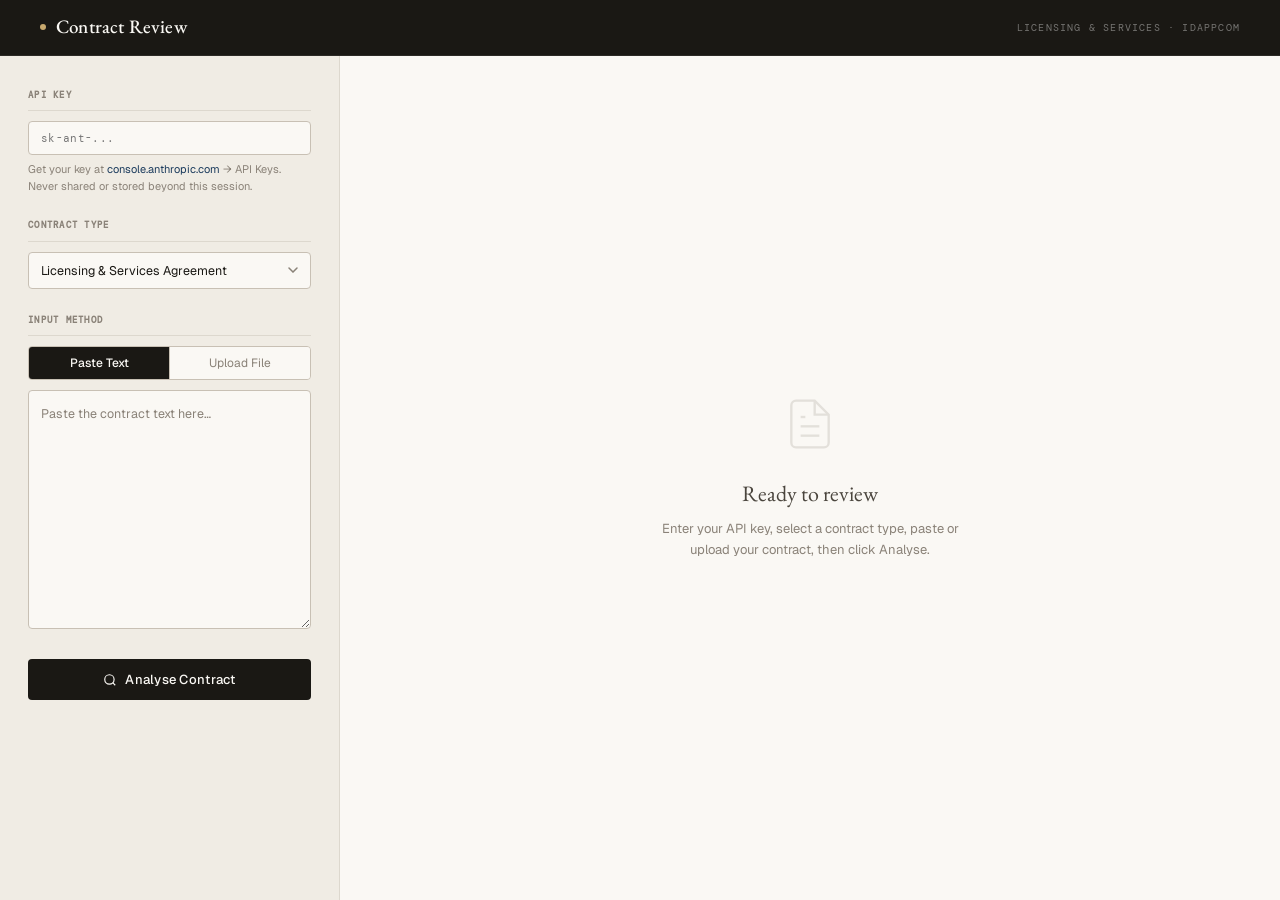
<file: contract-review-tool (4)index.html>
<!DOCTYPE html>
<html lang="en">
<head>
<meta charset="UTF-8">
<meta name="viewport" content="width=device-width, initial-scale=1.0">
<title>Contract Review — IDappcom Legal Tool</title>
<link rel="preconnect" href="https://fonts.googleapis.com">
<link href="https://fonts.googleapis.com/css2?family=EB+Garamond:ital,wght@0,400;0,500;0,600;1,400&family=DM+Mono:wght@400;500&family=Geist:wght@300;400;500&display=swap" rel="stylesheet">
<style>
  :root {
    --ink: #1a1814;
    --ink-light: #4a453d;
    --ink-faint: #8a8278;
    --parchment: #faf8f4;
    --parchment-dark: #f0ece4;
    --rule: #ddd8ce;
    --rule-dark: #c8c0b4;
    --red: #8b1a1a;
    --red-bg: #fdf2f2;
    --amber: #7a4f00;
    --amber-bg: #fdf8ee;
    --green: #1a4a2e;
    --green-bg: #f0f7f2;
    --blue: #1a3a5c;
    --blue-bg: #f0f4f9;
    --accent: #1a3a5c;
  }

  * { box-sizing: border-box; margin: 0; padding: 0; }

  body {
    font-family: 'Geist', sans-serif;
    background: var(--parchment);
    color: var(--ink);
    min-height: 100vh;
    font-size: 14px;
    line-height: 1.6;
  }

  /* ── Header ── */
  header {
    background: var(--ink);
    color: var(--parchment);
    padding: 0 2.5rem;
    display: flex;
    align-items: center;
    justify-content: space-between;
    height: 56px;
    position: sticky;
    top: 0;
    z-index: 100;
    border-bottom: 1px solid rgba(255,255,255,0.08);
  }

  .logo {
    font-family: 'EB Garamond', serif;
    font-size: 19px;
    font-weight: 500;
    letter-spacing: 0.01em;
    display: flex;
    align-items: center;
    gap: 10px;
  }

  .logo-dot {
    width: 6px; height: 6px;
    border-radius: 50%;
    background: #c8a96e;
  }

  .header-tag {
    font-family: 'DM Mono', monospace;
    font-size: 10px;
    letter-spacing: 0.12em;
    color: rgba(255,255,255,0.4);
    text-transform: uppercase;
  }

  /* ── Layout ── */
  .layout {
    display: grid;
    grid-template-columns: 340px 1fr;
    min-height: calc(100vh - 56px);
  }

  /* ── Sidebar ── */
  .sidebar {
    background: var(--parchment-dark);
    border-right: 1px solid var(--rule);
    padding: 2rem 1.75rem;
    display: flex;
    flex-direction: column;
    gap: 1.5rem;
  }

  .sidebar-section h3 {
    font-family: 'DM Mono', monospace;
    font-size: 9px;
    letter-spacing: 0.14em;
    text-transform: uppercase;
    color: var(--ink-faint);
    margin-bottom: 10px;
    padding-bottom: 8px;
    border-bottom: 1px solid var(--rule);
  }

  .api-input-wrap {
    position: relative;
  }

  .api-input-wrap input {
    width: 100%;
    font-family: 'DM Mono', monospace;
    font-size: 11px;
    padding: 9px 12px;
    border: 1px solid var(--rule-dark);
    border-radius: 4px;
    background: var(--parchment);
    color: var(--ink);
    letter-spacing: 0.03em;
    transition: border-color 0.15s;
  }

  .api-input-wrap input:focus {
    outline: none;
    border-color: var(--accent);
  }

  .api-hint {
    font-size: 11px;
    color: var(--ink-faint);
    margin-top: 6px;
    line-height: 1.5;
  }

  .api-hint a {
    color: var(--accent);
    text-decoration: none;
  }

  .api-hint a:hover { text-decoration: underline; }

  /* tabs */
  .tab-row {
    display: flex;
    border: 1px solid var(--rule-dark);
    border-radius: 4px;
    overflow: hidden;
  }

  .tab-btn {
    flex: 1;
    padding: 8px;
    font-size: 12px;
    font-family: 'Geist', sans-serif;
    background: var(--parchment);
    border: none;
    cursor: pointer;
    color: var(--ink-faint);
    transition: all 0.15s;
    border-right: 1px solid var(--rule-dark);
  }

  .tab-btn:last-child { border-right: none; }
  .tab-btn.active { background: var(--ink); color: var(--parchment); font-weight: 500; }
  .tab-btn:hover:not(.active) { background: var(--parchment-dark); color: var(--ink); }

  textarea {
    width: 100%;
    font-family: 'Geist', sans-serif;
    font-size: 12.5px;
    line-height: 1.7;
    padding: 12px;
    border: 1px solid var(--rule-dark);
    border-radius: 4px;
    background: var(--parchment);
    color: var(--ink);
    resize: vertical;
    min-height: 200px;
    transition: border-color 0.15s;
  }

  textarea:focus { outline: none; border-color: var(--accent); }
  textarea::placeholder { color: var(--ink-faint); }

  .drop-zone {
    border: 1px dashed var(--rule-dark);
    border-radius: 4px;
    padding: 2rem 1rem;
    text-align: center;
    cursor: pointer;
    transition: all 0.15s;
    background: var(--parchment);
  }

  .drop-zone:hover, .drop-zone.drag { border-color: var(--accent); background: var(--blue-bg); }

  .drop-zone.has-file {
    border-style: solid;
    border-color: var(--green);
    background: var(--green-bg);
  }

  .drop-zone svg { display: block; margin: 0 auto 8px; opacity: 0.4; }
  .drop-zone.has-file svg { opacity: 0.8; color: var(--green); }
  .drop-zone p { font-size: 12.5px; color: var(--ink-light); }
  .drop-zone span { font-size: 11px; color: var(--ink-faint); }
  .drop-zone.has-file p { color: var(--green); font-weight: 500; }

  input[type="file"] { display: none; }

  /* contract type select */
  select {
    width: 100%;
    font-family: 'Geist', sans-serif;
    font-size: 12.5px;
    padding: 9px 12px;
    border: 1px solid var(--rule-dark);
    border-radius: 4px;
    background: var(--parchment);
    color: var(--ink);
    cursor: pointer;
    appearance: none;
    background-image: url("data:image/svg+xml,%3Csvg width='10' height='6' viewBox='0 0 10 6' fill='none' xmlns='http://www.w3.org/2000/svg'%3E%3Cpath d='M1 1L5 5L9 1' stroke='%238a8278' stroke-width='1.5' stroke-linecap='round'/%3E%3C/svg%3E");
    background-repeat: no-repeat;
    background-position: right 12px center;
  }

  select:focus { outline: none; border-color: var(--accent); }

  /* analyse button */
  .analyse-btn {
    width: 100%;
    padding: 12px;
    background: var(--ink);
    color: var(--parchment);
    border: none;
    border-radius: 4px;
    font-family: 'Geist', sans-serif;
    font-size: 13px;
    font-weight: 500;
    cursor: pointer;
    letter-spacing: 0.02em;
    transition: opacity 0.15s;
    display: flex;
    align-items: center;
    justify-content: center;
    gap: 8px;
  }

  .analyse-btn:hover { opacity: 0.85; }
  .analyse-btn:disabled { opacity: 0.35; cursor: not-allowed; }

  /* ── Main panel ── */
  .main {
    padding: 2.5rem 3rem;
    overflow-y: auto;
  }

  .empty-state {
    display: flex;
    flex-direction: column;
    align-items: center;
    justify-content: center;
    height: 100%;
    min-height: 400px;
    text-align: center;
    color: var(--ink-faint);
  }

  .empty-state svg { margin-bottom: 1.5rem; opacity: 0.2; }

  .empty-state h2 {
    font-family: 'EB Garamond', serif;
    font-size: 22px;
    color: var(--ink-light);
    margin-bottom: 8px;
    font-weight: 400;
  }

  .empty-state p { font-size: 13px; max-width: 300px; line-height: 1.6; }

  /* loading */
  .loading-state {
    display: flex;
    flex-direction: column;
    align-items: center;
    justify-content: center;
    height: 100%;
    min-height: 400px;
    gap: 1.5rem;
  }

  .spinner {
    width: 32px; height: 32px;
    border: 2px solid var(--rule);
    border-top-color: var(--ink);
    border-radius: 50%;
    animation: spin 0.9s linear infinite;
  }

  @keyframes spin { to { transform: rotate(360deg); } }

  .loading-state p {
    font-family: 'DM Mono', monospace;
    font-size: 11px;
    letter-spacing: 0.08em;
    color: var(--ink-faint);
    text-transform: uppercase;
  }

  /* results */
  .results-header {
    display: flex;
    align-items: flex-start;
    justify-content: space-between;
    margin-bottom: 2rem;
    padding-bottom: 1.25rem;
    border-bottom: 1px solid var(--rule);
  }

  .results-title h2 {
    font-family: 'EB Garamond', serif;
    font-size: 24px;
    font-weight: 500;
    color: var(--ink);
    margin-bottom: 4px;
  }

  .results-title p {
    font-size: 12px;
    color: var(--ink-faint);
    font-family: 'DM Mono', monospace;
  }

  .reset-btn {
    font-size: 12px;
    color: var(--ink-faint);
    background: none;
    border: 1px solid var(--rule-dark);
    padding: 6px 14px;
    border-radius: 4px;
    cursor: pointer;
    font-family: 'Geist', sans-serif;
    transition: all 0.15s;
    white-space: nowrap;
  }

  .reset-btn:hover { border-color: var(--ink); color: var(--ink); }

  /* summary */
  .summary-block {
    background: var(--parchment-dark);
    border: 1px solid var(--rule);
    border-radius: 6px;
    padding: 1.25rem 1.5rem;
    margin-bottom: 2rem;
  }

  .summary-block h3 {
    font-family: 'DM Mono', monospace;
    font-size: 9px;
    letter-spacing: 0.14em;
    text-transform: uppercase;
    color: var(--ink-faint);
    margin-bottom: 10px;
  }

  .summary-block p {
    font-family: 'EB Garamond', serif;
    font-size: 16px;
    line-height: 1.7;
    color: var(--ink);
  }

  /* risk section */
  .section-label {
    font-family: 'DM Mono', monospace;
    font-size: 9px;
    letter-spacing: 0.14em;
    text-transform: uppercase;
    color: var(--ink-faint);
    margin-bottom: 12px;
  }

  .risk-grid {
    display: flex;
    flex-direction: column;
    gap: 10px;
    margin-bottom: 2rem;
  }

  .risk-card {
    border: 1px solid var(--rule);
    border-radius: 6px;
    overflow: hidden;
    background: white;
    transition: box-shadow 0.15s;
  }

  .risk-card:hover { box-shadow: 0 2px 8px rgba(0,0,0,0.06); }

  .risk-card-header {
    display: flex;
    align-items: center;
    gap: 12px;
    padding: 12px 16px;
  }

  .severity-bar {
    width: 3px;
    height: 36px;
    border-radius: 2px;
    flex-shrink: 0;
  }

  .sev-high { background: var(--red); }
  .sev-medium { background: #c47f00; }
  .sev-low { background: #2d7a4f; }
  .sev-info { background: var(--blue); }

  .risk-title {
    font-size: 13.5px;
    font-weight: 500;
    color: var(--ink);
    flex: 1;
  }

  .sev-pill {
    font-family: 'DM Mono', monospace;
    font-size: 9px;
    letter-spacing: 0.1em;
    text-transform: uppercase;
    padding: 3px 9px;
    border-radius: 3px;
    flex-shrink: 0;
  }

  .pill-high { background: var(--red-bg); color: var(--red); }
  .pill-medium { background: var(--amber-bg); color: var(--amber); }
  .pill-low { background: var(--green-bg); color: var(--green); }
  .pill-info { background: var(--blue-bg); color: var(--blue); }

  .risk-detail {
    padding: 0 16px 14px 31px;
    font-size: 13px;
    color: var(--ink-light);
    line-height: 1.65;
    border-top: 1px solid var(--parchment-dark);
    padding-top: 10px;
  }

  /* notes */
  .notes-block {
    margin-top: 0.5rem;
  }

  .notes-block h3 {
    font-family: 'DM Mono', monospace;
    font-size: 9px;
    letter-spacing: 0.14em;
    text-transform: uppercase;
    color: var(--ink-faint);
    margin-bottom: 10px;
  }

  .notes-block textarea {
    min-height: 130px;
    font-size: 13px;
    font-family: 'EB Garamond', serif;
    line-height: 1.7;
    border-color: var(--rule);
  }

  .notes-toolbar {
    display: flex;
    justify-content: flex-end;
    margin-top: 8px;
    gap: 8px;
  }

  .save-btn {
    font-size: 12px;
    padding: 6px 16px;
    border-radius: 4px;
    border: 1px solid var(--rule-dark);
    background: var(--parchment);
    color: var(--ink);
    cursor: pointer;
    font-family: 'Geist', sans-serif;
    transition: all 0.15s;
  }

  .save-btn:hover { background: var(--ink); color: var(--parchment); border-color: var(--ink); }

  .save-confirm {
    font-size: 12px;
    color: var(--green);
    font-family: 'DM Mono', monospace;
    padding: 6px 0;
    opacity: 0;
    transition: opacity 0.3s;
  }

  .save-confirm.show { opacity: 1; }

  /* error */
  .error-card {
    background: var(--red-bg);
    border: 1px solid #f0c0c0;
    border-radius: 6px;
    padding: 1rem 1.25rem;
    font-size: 13px;
    color: var(--red);
    line-height: 1.6;
    margin-bottom: 1rem;
  }

  /* divider */
  .divider {
    border: none;
    border-top: 1px solid var(--rule);
    margin: 1.75rem 0;
  }

  /* risk summary bar */
  .risk-summary {
    display: flex;
    gap: 16px;
    margin-bottom: 1.5rem;
    flex-wrap: wrap;
  }

  .risk-count {
    display: flex;
    align-items: center;
    gap: 6px;
    font-size: 12px;
    color: var(--ink-light);
  }

  .risk-count-dot {
    width: 8px; height: 8px;
    border-radius: 50%;
  }

  .dot-high { background: var(--red); }
  .dot-medium { background: #c47f00; }
  .dot-low { background: #2d7a4f; }
  .dot-info { background: var(--blue); }

</style>
</head>
<body>

<header>
  <div class="logo">
    <div class="logo-dot"></div>
    Contract Review
  </div>
  <div class="header-tag">Licensing &amp; Services · IDappcom</div>
</header>

<div class="layout">

  <!-- Sidebar -->
  <aside class="sidebar">

    <div class="sidebar-section">
      <h3>API Key</h3>
      <div class="api-input-wrap">
        <input type="password" id="api-key" placeholder="sk-ant-..." autocomplete="off">
      </div>
      <p class="api-hint">
        Get your key at <a href="https://console.anthropic.com" target="_blank">console.anthropic.com</a> → API Keys. Never shared or stored beyond this session.
      </p>
    </div>

    <div class="sidebar-section">
      <h3>Contract Type</h3>
      <select id="contract-type">
        <option value="licensing">Licensing &amp; Services Agreement</option>
        <option value="commercial">Commercial / Supply Agreement</option>
        <option value="employment">Employment Contract</option>
        <option value="nda">Non-Disclosure Agreement</option>
        <option value="shareholders">Shareholders Agreement</option>
        <option value="general">General Commercial Contract</option>
      </select>
    </div>

    <div class="sidebar-section">
      <h3>Input Method</h3>
      <div class="tab-row" style="margin-bottom:10px;">
        <button class="tab-btn active" onclick="switchTab('paste')">Paste Text</button>
        <button class="tab-btn" onclick="switchTab('upload')">Upload File</button>
      </div>
      <div id="paste-panel">
        <textarea id="contract-text" placeholder="Paste the contract text here…" rows="10"></textarea>
      </div>
      <div id="upload-panel" style="display:none;">
        <div class="drop-zone" id="drop-zone"
          onclick="document.getElementById('file-input').click()"
          ondragover="handleDragOver(event)"
          ondragleave="handleDragLeave(event)"
          ondrop="handleDrop(event)">
          <svg width="28" height="28" viewBox="0 0 24 24" fill="none" stroke="currentColor" stroke-width="1.5">
            <path d="M14 2H6a2 2 0 0 0-2 2v16a2 2 0 0 0 2 2h12a2 2 0 0 0 2-2V8z"/>
            <polyline points="14 2 14 8 20 8"/>
            <line x1="12" y1="18" x2="12" y2="12"/>
            <line x1="9" y1="15" x2="15" y2="15"/>
          </svg>
          <p id="drop-label">Drop a file here</p>
          <span id="drop-sub">PDF, Word, or plain text</span>
        </div>
        <input type="file" id="file-input" accept=".pdf,.doc,.docx,.txt" onchange="handleFileSelect(event)">
      </div>
    </div>

    <button class="analyse-btn" id="analyse-btn" onclick="analyseContract()">
      <svg width="14" height="14" viewBox="0 0 24 24" fill="none" stroke="currentColor" stroke-width="2">
        <circle cx="11" cy="11" r="8"/><line x1="21" y1="21" x2="16.65" y2="16.65"/>
      </svg>
      Analyse Contract
    </button>

  </aside>

  <!-- Main Panel -->
  <main class="main" id="main-panel">

    <!-- Empty state -->
    <div class="empty-state" id="empty-state">
      <svg width="56" height="56" viewBox="0 0 24 24" fill="none" stroke="currentColor" stroke-width="1">
        <path d="M14 2H6a2 2 0 0 0-2 2v16a2 2 0 0 0 2 2h12a2 2 0 0 0 2-2V8z"/>
        <polyline points="14 2 14 8 20 8"/>
        <line x1="16" y1="13" x2="8" y2="13"/>
        <line x1="16" y1="17" x2="8" y2="17"/>
        <polyline points="10 9 9 9 8 9"/>
      </svg>
      <h2>Ready to review</h2>
      <p>Enter your API key, select a contract type, paste or upload your contract, then click Analyse.</p>
    </div>

    <!-- Loading state -->
    <div class="loading-state" id="loading-state" style="display:none;">
      <div class="spinner"></div>
      <p id="loading-msg">Reading the contract…</p>
    </div>

    <!-- Error state -->
    <div id="error-state" style="display:none;">
      <div class="error-card" id="error-msg"></div>
      <button class="reset-btn" onclick="resetTool()">← Start over</button>
    </div>

    <!-- Results -->
    <div id="results-state" style="display:none;">

      <div class="results-header">
        <div class="results-title">
          <h2>Analysis Complete</h2>
          <p id="results-meta">— —</p>
        </div>
        <button class="reset-btn" onclick="resetTool()">← New contract</button>
      </div>

      <div class="summary-block">
        <h3>Plain English Overview</h3>
        <p id="summary-text"></p>
      </div>

      <div class="risk-summary" id="risk-summary"></div>

      <div class="section-label">Risk Flags</div>
      <div class="risk-grid" id="risk-grid"></div>

      <hr class="divider">

      <div class="notes-block">
        <h3>My Observations</h3>
        <textarea id="notes-field" placeholder="Add your own notes on this contract — clauses to query, points to raise with the client, follow-up actions…"></textarea>
        <div class="notes-toolbar">
          <span class="save-confirm" id="save-confirm">Saved</span>
          <button class="save-btn" onclick="saveNotes()">Save Notes</button>
        </div>
      </div>

    </div>

  </main>
</div>

<script>
  let activeTab = 'paste';
  let uploadedText = '';
  let loadingTimer;

  const loadingMessages = [
    'Reading the contract…',
    'Identifying key clauses…',
    'Checking for risk language…',
    'Flagging missing provisions…',
    'Reviewing liability terms…',
    'Preparing your report…'
  ];

  function switchTab(tab) {
    activeTab = tab;
    document.querySelectorAll('.tab-btn').forEach((b, i) => {
      b.classList.toggle('active', (i === 0 && tab === 'paste') || (i === 1 && tab === 'upload'));
    });
    document.getElementById('paste-panel').style.display = tab === 'paste' ? 'block' : 'none';
    document.getElementById('upload-panel').style.display = tab === 'upload' ? 'block' : 'none';
  }

  function handleDragOver(e) {
    e.preventDefault();
    document.getElementById('drop-zone').classList.add('drag');
  }

  function handleDragLeave() {
    document.getElementById('drop-zone').classList.remove('drag');
  }

  function handleDrop(e) {
    e.preventDefault();
    document.getElementById('drop-zone').classList.remove('drag');
    const file = e.dataTransfer.files[0];
    if (file) processFile(file);
  }

  function handleFileSelect(e) {
    const file = e.target.files[0];
    if (file) processFile(file);
  }

  function processFile(file) {
    const reader = new FileReader();
    reader.onload = (e) => {
      uploadedText = e.target.result;
      const zone = document.getElementById('drop-zone');
      zone.classList.add('has-file');
      document.getElementById('drop-label').textContent = file.name;
      document.getElementById('drop-sub').textContent = (file.size / 1024).toFixed(0) + ' KB — ready';
    };
    reader.readAsText(file);
  }

  function resetTool() {
    ['loading-state', 'error-state', 'results-state'].forEach(id => {
      document.getElementById(id).style.display = 'none';
    });
    document.getElementById('empty-state').style.display = 'flex';
    document.getElementById('contract-text').value = '';
    document.getElementById('notes-field').value = '';
    uploadedText = '';
    const zone = document.getElementById('drop-zone');
    zone.classList.remove('has-file', 'drag');
    document.getElementById('drop-label').textContent = 'Drop a file here';
    document.getElementById('drop-sub').textContent = 'PDF, Word, or plain text';
    document.getElementById('file-input').value = '';
    switchTab('paste');
  }

  function showState(id) {
    ['empty-state', 'loading-state', 'error-state', 'results-state'].forEach(s => {
      document.getElementById(s).style.display = s === id ? (s === 'empty-state' ? 'flex' : 'block') : 'none';
    });
  }

  async function analyseContract() {
    const apiKey = document.getElementById('api-key').value.trim();
    const contractType = document.getElementById('contract-type').value;
    const text = activeTab === 'paste'
      ? document.getElementById('contract-text').value.trim()
      : uploadedText.trim();

    if (!apiKey) return alert('Please enter your Anthropic API key.');
    if (!text || text.length < 80) return alert('Please provide a contract with enough text to analyse.');

    showState('loading-state');
    document.getElementById('analyse-btn').disabled = true;

    let msgIdx = 0;
    loadingTimer = setInterval(() => {
      msgIdx = (msgIdx + 1) % loadingMessages.length;
      document.getElementById('loading-msg').textContent = loadingMessages[msgIdx];
    }, 2000);

    const typeLabels = {
      licensing: 'licensing and services agreement',
      commercial: 'commercial supply agreement',
      employment: 'employment contract',
      nda: 'non-disclosure agreement',
      shareholders: 'shareholders agreement',
      general: 'general commercial contract'
    };

    const systemPrompt = `You are a specialist commercial solicitor. You are reviewing a ${typeLabels[contractType] || 'commercial contract'} on behalf of a client. Your task is to identify risks, flag problematic or missing clauses, and provide a plain English summary.

Return ONLY a valid JSON object in this exact format with no preamble or markdown:
{
  "summary": "2-3 sentence plain English overview of what this contract does, who the parties are, and the overall balance of risk",
  "risks": [
    {
      "title": "Short descriptive title",
      "severity": "high|medium|low|info",
      "detail": "1-2 sentences explaining the risk and why it matters practically to the client"
    }
  ]
}

Severity guide:
- high: clauses that significantly disadvantage one party, missing critical provisions, unlimited liability exposure, unilateral modification rights
- medium: one-sided terms, provisions needing negotiation, unusual restrictions
- low: minor imbalances, standard but worth noting
- info: missing boilerplate, neutral observations, drafting improvements

Focus especially on: liability caps and exclusions, IP ownership, termination rights and notice periods, payment terms, governing law and jurisdiction, data protection, non-compete and non-solicitation, audit rights, assignment restrictions, warranty disclaimers, and any clauses that are unusually one-sided. Flag standard provisions that are missing entirely. Sort risks from highest to lowest severity.

Return ONLY the JSON. No explanation, no markdown fences.`;

    try {
      const response = await fetch('https://api.anthropic.com/v1/messages', {
        method: 'POST',
        headers: {
          'Content-Type': 'application/json',
          'x-api-key': apiKey,
          'anthropic-version': '2023-06-01',
          'anthropic-dangerous-direct-browser-access': 'true'
        },
        body: JSON.stringify({
          model: 'claude-3-5-sonnet-20241022',
          max_tokens: 4000,
          system: systemPrompt,
          messages: [{ role: 'user', content: `Please analyse this contract:\n\n${text.slice(0, 15000)}` }]
        })
      });

      clearInterval(loadingTimer);
      document.getElementById('analyse-btn').disabled = false;

      if (!response.ok) {
        const err = await response.json();
        throw new Error(err.error?.message || `API error ${response.status}`);
      }

      const data = await response.json();
      const raw = data.content.map(b => b.text || '').join('');
      const clean = raw.replace(/```json|```/g, '').trim();
      let parsed;
      try {
        parsed = JSON.parse(clean);
      } catch (parseErr) {
        const recovered = clean.replace(/,?\s*\{[^}]*$/, '').replace(/,\s*$/, '') + ']}';
        try {
          parsed = JSON.parse(recovered);
        } catch {
          throw new Error('The contract may be too long. Try pasting only the key sections and running again.');
        }
      }

      renderResults(parsed, contractType, typeLabels);

    } catch (err) {
      clearInterval(loadingTimer);
      document.getElementById('analyse-btn').disabled = false;
      showState('error-state');
      document.getElementById('error-msg').textContent = 'Error: ' + err.message;
    }
  }

  function renderResults(data, contractType, typeLabels) {
    showState('results-state');

    const now = new Date().toLocaleDateString('en-IE', { day: 'numeric', month: 'long', year: 'numeric' });
    document.getElementById('results-meta').textContent =
      `${typeLabels[contractType] || 'Contract'} · Reviewed ${now}`;

    document.getElementById('summary-text').textContent = data.summary;

    // Risk summary counts
    const counts = { high: 0, medium: 0, low: 0, info: 0 };
    (data.risks || []).forEach(r => { if (counts[r.severity] !== undefined) counts[r.severity]++; });

    const summaryEl = document.getElementById('risk-summary');
    summaryEl.innerHTML = '';
    const labels = { high: 'High risk', medium: 'Medium risk', low: 'Low risk', info: 'Notes' };
    Object.entries(counts).forEach(([sev, count]) => {
      if (count === 0) return;
      summaryEl.innerHTML += `
        <div class="risk-count">
          <div class="risk-count-dot dot-${sev}"></div>
          <span>${count} ${labels[sev]}</span>
        </div>`;
    });

    // Risk cards
    const grid = document.getElementById('risk-grid');
    grid.innerHTML = '';

    if (!data.risks || data.risks.length === 0) {
      grid.innerHTML = '<p style="font-size:13px;color:var(--ink-faint);">No significant risks identified.</p>';
      return;
    }

    const pillLabels = { high: 'High Risk', medium: 'Medium Risk', low: 'Low Risk', info: 'Note' };

    data.risks.forEach(risk => {
      const card = document.createElement('div');
      card.className = 'risk-card';
      card.innerHTML = `
        <div class="risk-card-header">
          <div class="severity-bar sev-${risk.severity}"></div>
          <span class="risk-title">${risk.title}</span>
          <span class="sev-pill pill-${risk.severity}">${pillLabels[risk.severity] || risk.severity}</span>
        </div>
        <div class="risk-detail">${risk.detail}</div>
      `;
      grid.appendChild(card);
    });
  }

  function saveNotes() {
    const notes = document.getElementById('notes-field').value;
    localStorage.setItem('contract-review-notes', notes);
    const confirm = document.getElementById('save-confirm');
    confirm.classList.add('show');
    setTimeout(() => confirm.classList.remove('show'), 2000);
  }

  // Restore notes on load
  window.addEventListener('load', () => {
    const saved = localStorage.getItem('contract-review-notes');
    if (saved) document.getElementById('notes-field').value = saved;
  });
</script>
</body>
</html>
</file>
